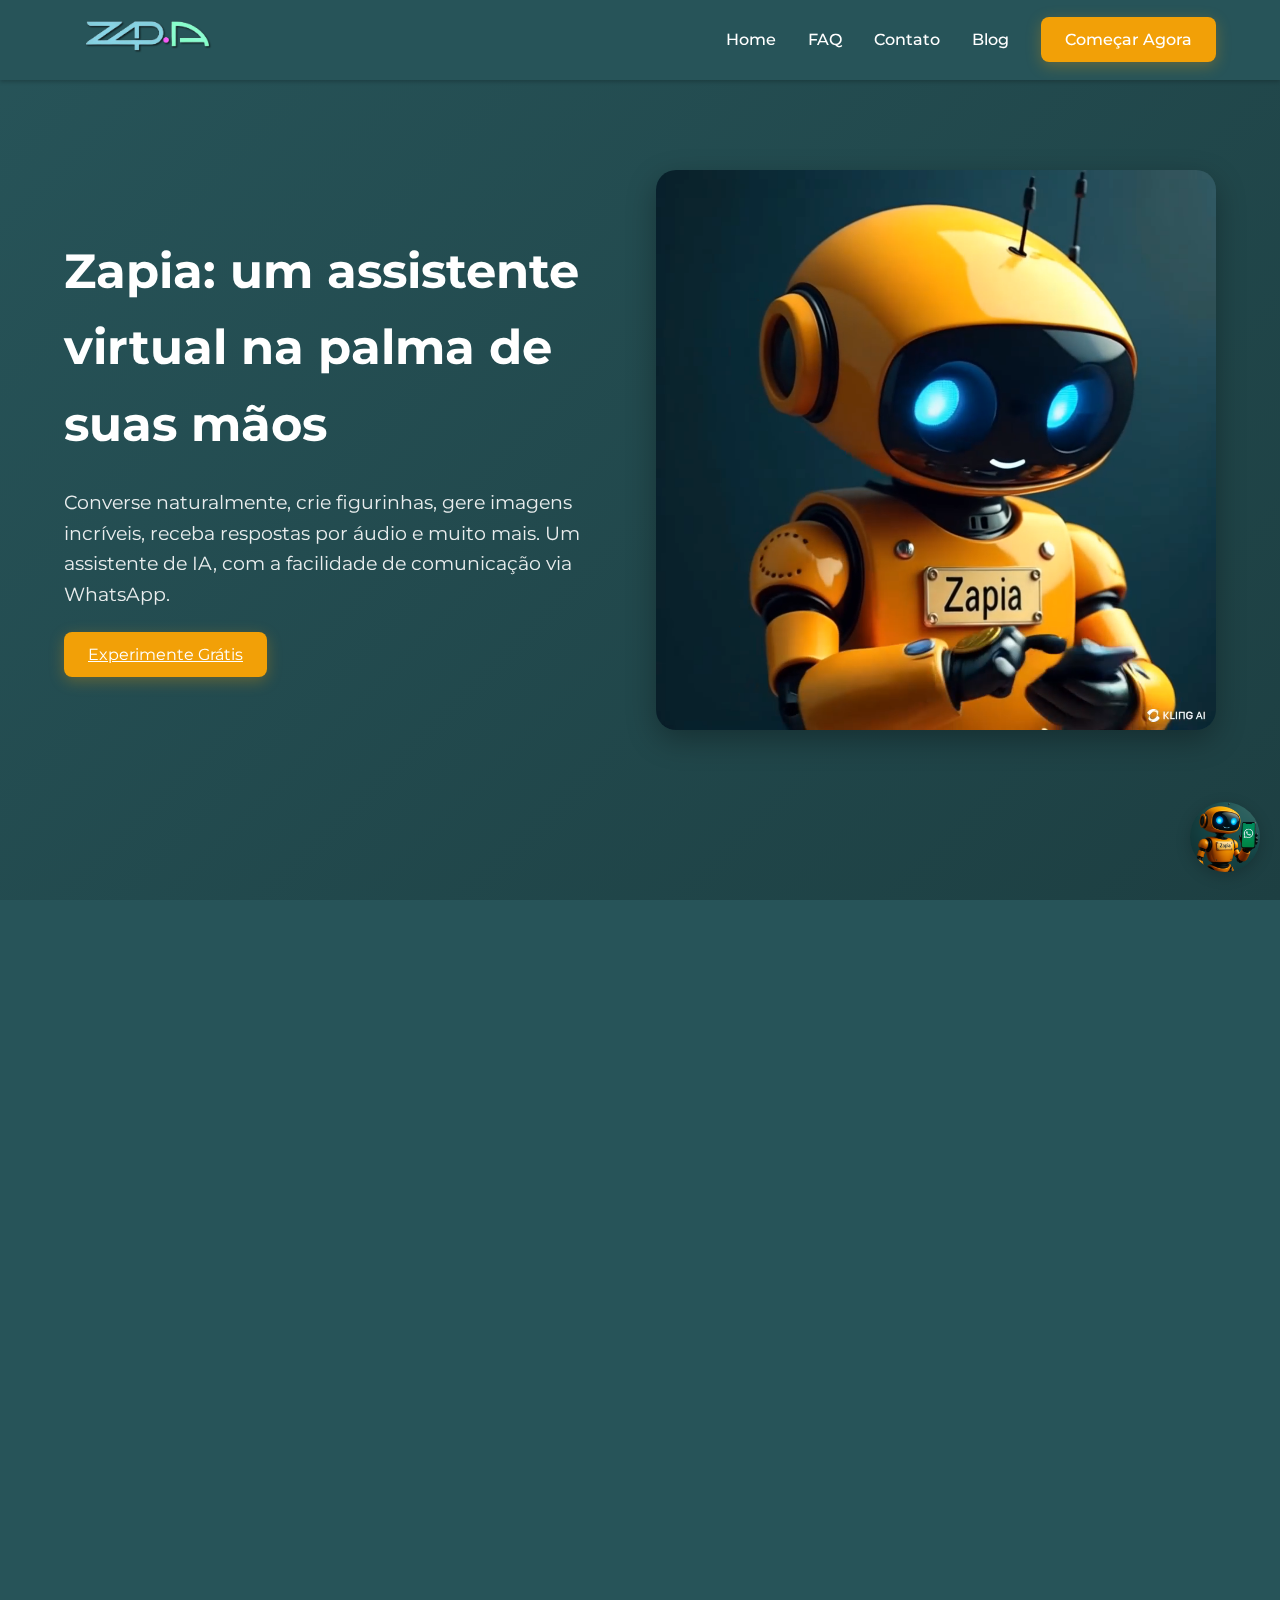
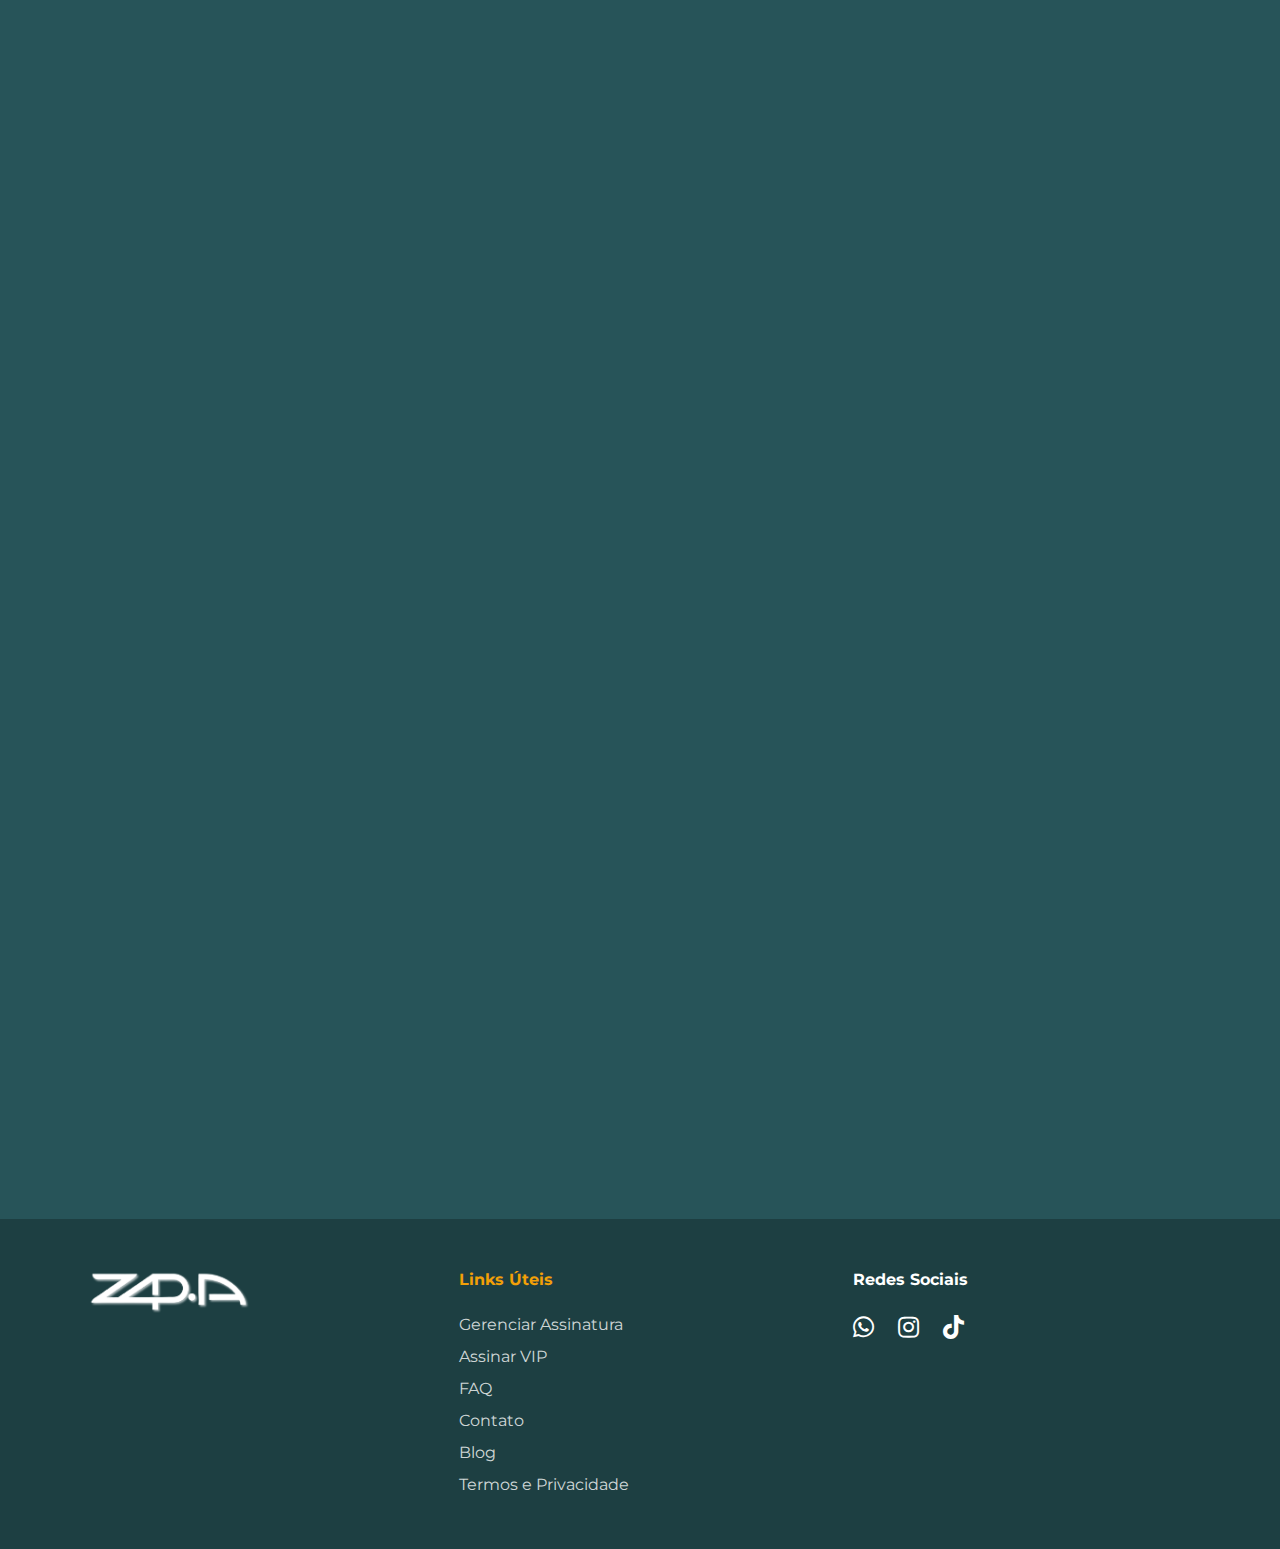
<file: index.html>
<!DOCTYPE html>
<html lang="pt-BR">
<head>
    <meta charset="UTF-8">
    <meta name="viewport" content="width=device-width, initial-scale=1.0">
    <title>Zapia - Chatbot Inteligente para WhatsApp</title>
    <link rel="preconnect" href="https://fonts.googleapis.com">
    <link rel="preconnect" href="https://fonts.gstatic.com" crossorigin>
    <link href="https://fonts.googleapis.com/css2?family=Montserrat:wght@400;500;600;700&display=swap" rel="stylesheet">
    <link rel="stylesheet" href="https://cdnjs.cloudflare.com/ajax/libs/font-awesome/5.15.4/css/all.min.css">
    <link rel="stylesheet" href="styles.css">
    <link rel="stylesheet" href="https://unpkg.com/aos@next/dist/aos.css"/>
    <link rel="canonical" href="https://www.zapiabr.com.br" />
    <meta property="og:url" content="https://www.zapiabr.com.br" />
</head>
<body>
    <header>
        <nav class="navbar">
            <div class="logo">
                <img src="./assets/logo.png" alt="Zapia Logo" class="logo-image">
            </div>
            <ul class="nav-links">
                <li><a href="index.html">Home</a></li>
                <li><a href="faq.html">FAQ</a></li>
                <li><a href="contato.html">Contato</a></li>
                <li><a href="blog.html">Blog</a></li>
                <li><a href="https://wa.me/5519993058462" target="_blank" class="cta-button">Começar Agora</a></li>
            </ul>
        </nav>
    </header>

    <main>
        <section class="hero">
            <div class="hero-container">
                <div class="hero-content" data-aos="fade-right">
                    <h1>Zapia: um assistente virtual na palma de suas mãos</h1>
                    <p>Converse naturalmente, crie figurinhas, gere imagens incríveis, receba respostas por áudio e muito mais. Um assistente de IA, com a facilidade de comunicação via WhatsApp.</p>
                    <a href="https://wa.me/5519993058462" target="_blank" class="primary-button">Experimente Grátis</a>
                </div>
                <div class="hero-image" data-aos="fade-left">
                    <video class="zapia-video" autoplay loop muted playsinline>
                        <source src="./assets/video10sec.mp4" type="video/mp4">
                        <!-- Fallback para navegadores que não suportam vídeo -->
                        <img src="./assets/zapiaRobo.jpeg" alt="Zapia - Assistente Virtual" class="zapia-robot">
                    </video>
                </div>
            </div>
        </section>

        <section class="features" data-aos="fade-up">
            <h2>Recursos Incríveis</h2>
            <div class="features-grid">
                <div class="feature-card" data-aos="zoom-in">
                    <i class="fas fa-comment-dots"></i>
                    <h3>Conversas Naturais</h3>
                    <p>Respostas rápidas e claras em linguagem natural, adaptadas ao WhatsApp</p>
                </div>
                <div class="feature-card" data-aos="zoom-in">
                    <i class="fas fa-microphone-alt"></i>
                    <h3>Respostas em Áudio</h3>
                    <p>Ative respostas por voz e alterne entre diferentes modelos de voz para uma experiência mais personalizada</p>
                </div>
                <div class="feature-card" data-aos="zoom-in">
                    <i class="fas fa-smile-wink"></i>
                    <h3>Criador de Stickers</h3>
                    <p>Crie figurinhas facilmente com o comando .stk</p>
                </div>
                <div class="feature-card" data-aos="zoom-in">
                    <i class="fas fa-search"></i>
                    <h3>Busca Inteligente</h3>
                    <p>Pesquisas na web quando necessário para informações precisas</p>
                </div>
                <div class="feature-card" data-aos="zoom-in">
                    <i class="fas fa-cog"></i>
                    <h3>Configurações Flexíveis</h3>
                    <p>Personalize sua experiência ajustando preferências e configurações de acordo com suas necessidades</p>
                </div>
                <div class="feature-card" data-aos="zoom-in">
                    <i class="fas fa-clock"></i>
                    <h3>Uso Otimizado</h3>
                    <p>Sistema integrado com MCPs para respostas mais precisas e eficientes</p>
                </div>
            </div>
        </section>

        <section class="pricing" data-aos="fade-up">
            <h2>Planos e Preços</h2>
            <div class="pricing-grid">
                <div class="price-card" data-aos="flip-left">
                    <h3>Gratuito</h3>
                    <p class="price">R$ 0</p>
                    <div class="credits-info">
                        <p>15 interações diárias</p>
                        <small>(Reset à meia-noite)</small>
                    </div>
                    <ul>
                        <li>Respostas em texto (1 crédito)</li>
                        <li>Respostas em áudio (3 créditos)</li>
                        <li>Geração de imagens (5 créditos)</li>
                        <li>Criação de figurinhas (1 crédito)</li>
                        <li>Busca na web integrada</li>
                        <li>Reset diário à meia-noite</li>
                    </ul>
                    <a href="https://wa.me/5519993058462" target="_blank" class="secondary-button">Começar Grátis</a>
                </div>
                <div class="price-card featured" data-aos="flip-left">
                    <h3>VIP</h3>
                    <p class="price">R$ 29/mês</p>
                    <div class="credits-info">
                        <p>Uso Ilimitado</p>
                        <small>Sem restrições</small>
                    </div>
                    <div class="promo-tag">
                        <span>🔥 Preço Promocional de Lançamento 🔥</span>
                        <small>Por tempo limitado!</small>
                    </div>
                    <ul>
                        <li>Respostas em texto ilimitadas</li>
                        <li>Respostas em áudio ilimitadas</li>
                        <li>Geração de imagens ilimitada</li>
                        <li>Busca na web ilimitada</li>
                        <li>Criação de figurinhas ilimitada</li>
                        <li>Todos os comandos especiais</li>
                        <li>Prioridade no suporte</li>
                        <li>Sem limites diários</li>
                    </ul>
                    <a href="https://buy.stripe.com/dR6g1t0nH3Dnati5ks" target="_blank" class="primary-button">Assinar Agora</a>
                </div>
            </div>
        </section>
    </main>

    <footer>
        <div class="footer-content">
            <div class="footer-logo">
                <img src="./assets/logo.png" alt="Zapia Logo" class="logo-image">
            </div>
            <div class="footer-links">
                <h4>Links Úteis</h4>
                <ul>
                    <li><a href="https://buy.stripe.com/dR6g1t0nH3Dnati5ks">Gerenciar Assinatura</a></li>
                    <li><a href="https://buy.stripe.com/dR6g1t0nH3Dnati5ks">Assinar VIP</a></li>
                    <li><a href="faq.html">FAQ</a></li>
                    <li><a href="contato.html">Contato</a></li>
                    <li><a href="blog.html">Blog</a></li>
                    <li><a href="privacidade.html">Termos e Privacidade</a></li>
                </ul>
            </div>
            <div class="footer-social">
                <h4>Redes Sociais</h4>
                <div class="social-icons">
                    <a href="https://wa.me/5519993058462" target="_blank"><i class="fab fa-whatsapp"></i></a>
                    <a href="https://www.instagram.com/zapia.bot" target="_blank"><i class="fab fa-instagram"></i></a>
                    <a href="https://www.tiktok.com/@zap.ia" target="_blank"><i class="fab fa-tiktok"></i></a>
                </div>
            </div>
        </div>
    </footer>

    <script src="https://unpkg.com/aos@next/dist/aos.js"></script>
    <script>
        AOS.init({
            duration: 1000,
            offset: 120,
            delay: 100,
            mirror: true
        });
    </script>

    <!-- Botão de assistente flutuante -->
    <div class="floating-assistant" id="floatingAssistant">
        <img src="./assets/roboZap.png" alt="Assistente Virtual" class="assistant-icon">
        <div class="assistant-tooltip">Precisa de ajuda? Converse comigo!</div>
    </div>

    <!-- Chat overlay -->
    <div class="chat-overlay" id="chatOverlay">
        <div class="chat-header">
            <img src="./assets/roboZap.png" alt="Zapia" class="chat-avatar">
            <div class="chat-title">
                <h3>Assistente Zapia</h3>
                <p>Online</p>
            </div>
            <button class="close-chat" id="closeChat">&times;</button>
        </div>
        <div class="chat-messages">
            <div class="message bot">
                Olá! 👋 Sou o assistente virtual da Zapia. Como posso ajudar você hoje?
            </div>
        </div>
        <div class="chat-input">
            <input type="text" placeholder="Digite sua mensagem..." id="chatInput">
            <button id="sendMessage">
                <i class="fas fa-paper-plane"></i>
            </button>
        </div>
    </div>

    <script src="chat.js"></script>
</body>
</html>
</file>
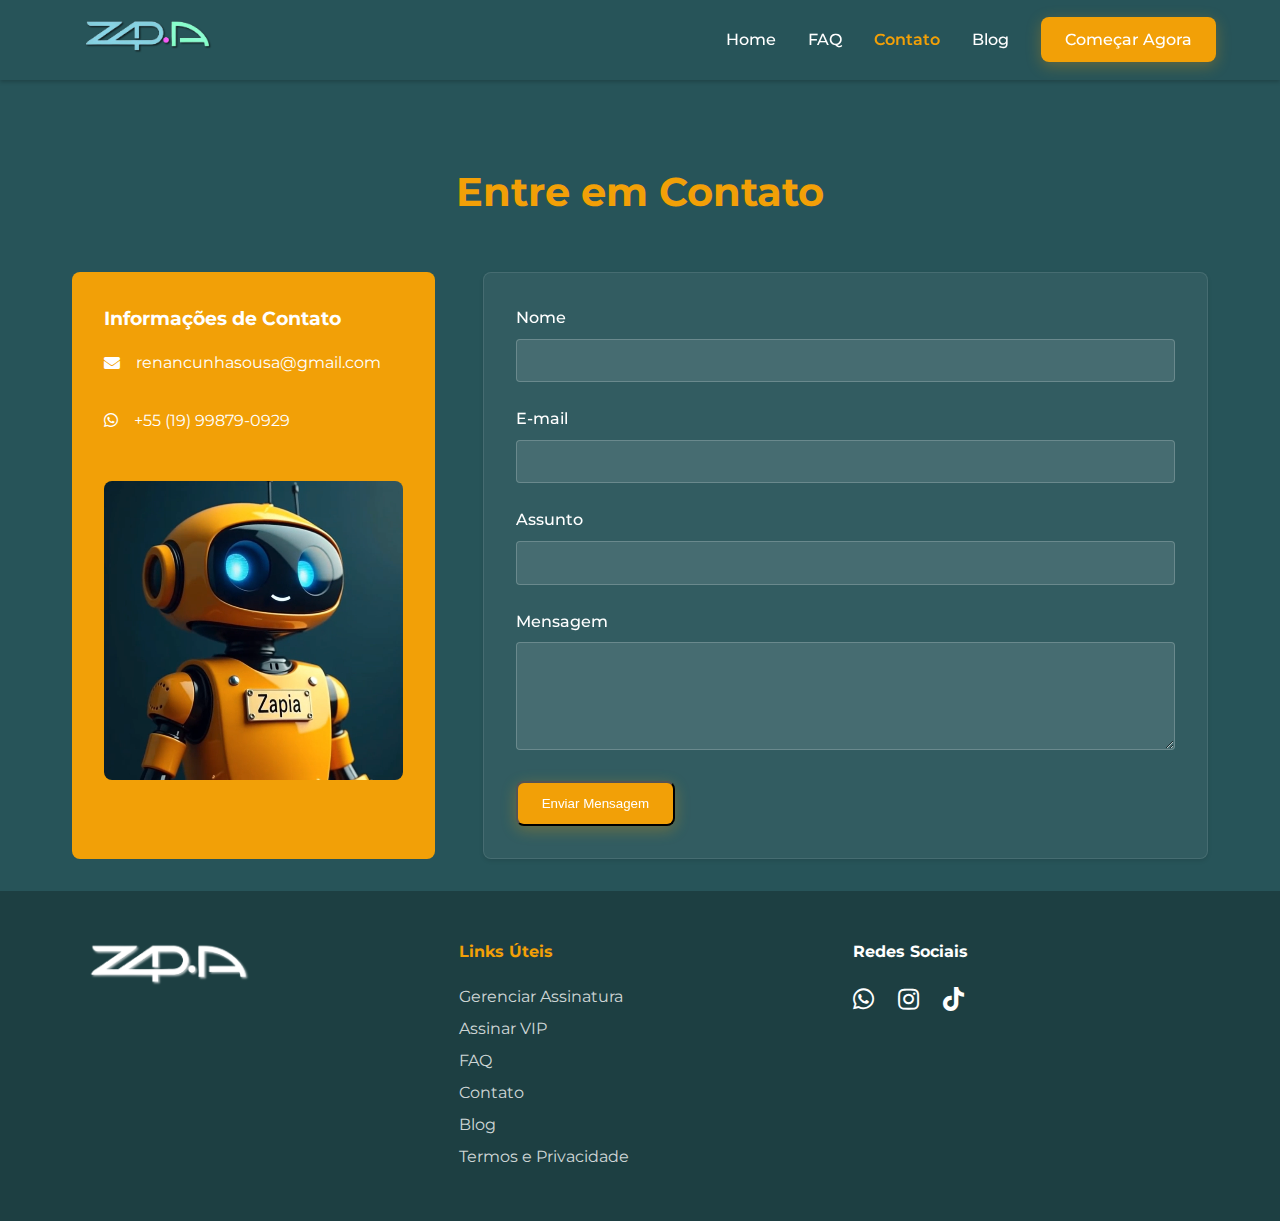
<file: contato.html>
<!DOCTYPE html>
<html lang="pt-BR">
<head>
    <meta charset="UTF-8">
    <meta name="viewport" content="width=device-width, initial-scale=1.0">
    <title>Contato - Zapia</title>
    <link rel="preconnect" href="https://fonts.googleapis.com">
    <link rel="preconnect" href="https://fonts.gstatic.com" crossorigin>
    <link href="https://fonts.googleapis.com/css2?family=Montserrat:wght@400;500;600;700&display=swap" rel="stylesheet">
    <link rel="stylesheet" href="styles.css">
    <link rel="stylesheet" href="pages.css">
    <link rel="stylesheet" href="https://cdnjs.cloudflare.com/ajax/libs/font-awesome/5.15.4/css/all.min.css">
</head>
<body>
    <header>
        <nav class="navbar">
            <div class="logo">
                <a href="index.html">
                    <img src="./assets/logo.png" alt="Zapia Logo" class="logo-image">
                </a>
            </div>
            <ul class="nav-links">
                <li><a href="index.html">Home</a></li>
                <li><a href="faq.html">FAQ</a></li>
                <li><a href="contato.html" class="active">Contato</a></li>
                <li><a href="blog.html">Blog</a></li>
                <li><a href="#" class="cta-button">Começar Agora</a></li>
            </ul>
        </nav>
    </header>

    <main class="page-content">
        <section class="contact-section">
            <h1>Entre em Contato</h1>
            
            <div class="contact-container">
                <div class="contact-info">
                    <h3>Informações de Contato</h3>
                    <div class="info-item">
                        <i class="fas fa-envelope"></i>
                        <p>renancunhasousa@gmail.com</p>
                    </div>
                    <div class="info-item">
                        <i class="fab fa-whatsapp"></i>
                        <p>+55 (19) 99879-0929</p>
                    </div>
                    <div class="contact-video">
                        <video width="100%" height="auto" autoplay loop muted playsinline>
                            <source src="./assets/roboApontandoVideo.mp4" type="video/mp4">
                        </video>
                    </div>
                </div>

                <form class="contact-form">
                    <div class="form-group">
                        <label for="name">Nome</label>
                        <input type="text" id="name" required>
                    </div>
                    <div class="form-group">
                        <label for="email">E-mail</label>
                        <input type="email" id="email" required>
                    </div>
                    <div class="form-group">
                        <label for="subject">Assunto</label>
                        <input type="text" id="subject" required>
                    </div>
                    <div class="form-group">
                        <label for="message">Mensagem</label>
                        <textarea id="message" rows="5" required></textarea>
                    </div>
                    <button type="submit" class="primary-button">Enviar Mensagem</button>
                </form>
            </div>
        </section>
    </main>

    <footer>
        <div class="footer-content">
            <div class="footer-logo">
                <img src="./assets/logo.png" alt="Zapia Logo" class="logo-image">
            </div>
            <div class="footer-links">
                <h4>Links Úteis</h4>
                <ul>
                    <li><a href="https://billing.stripe.com/p/login/14k3eM6hwf7Q2WY144">Gerenciar Assinatura</a></li>
                    <li><a href="https://billing.stripe.com/p/login/14k3eM6hwf7Q2WY144">Assinar VIP</a></li>
                    <li><a href="faq.html">FAQ</a></li>
                    <li><a href="contato.html">Contato</a></li>
                    <li><a href="blog.html">Blog</a></li>
                    <li><a href="privacidade.html">Termos e Privacidade</a></li>
                </ul>
            </div>
            <div class="footer-social">
                <h4>Redes Sociais</h4>
                <div class="social-icons">
                    <a href="https://wa.me/5519993058462" target="_blank"><i class="fab fa-whatsapp"></i></a>
                    <a href="https://www.instagram.com/zapia.bot" target="_blank"><i class="fab fa-instagram"></i></a>
                    <a href="https://www.tiktok.com/@zap.ia" target="_blank"><i class="fab fa-tiktok"></i></a>
                </div>
            </div>
        </div>
    </footer>
</body>
</html>
</file>
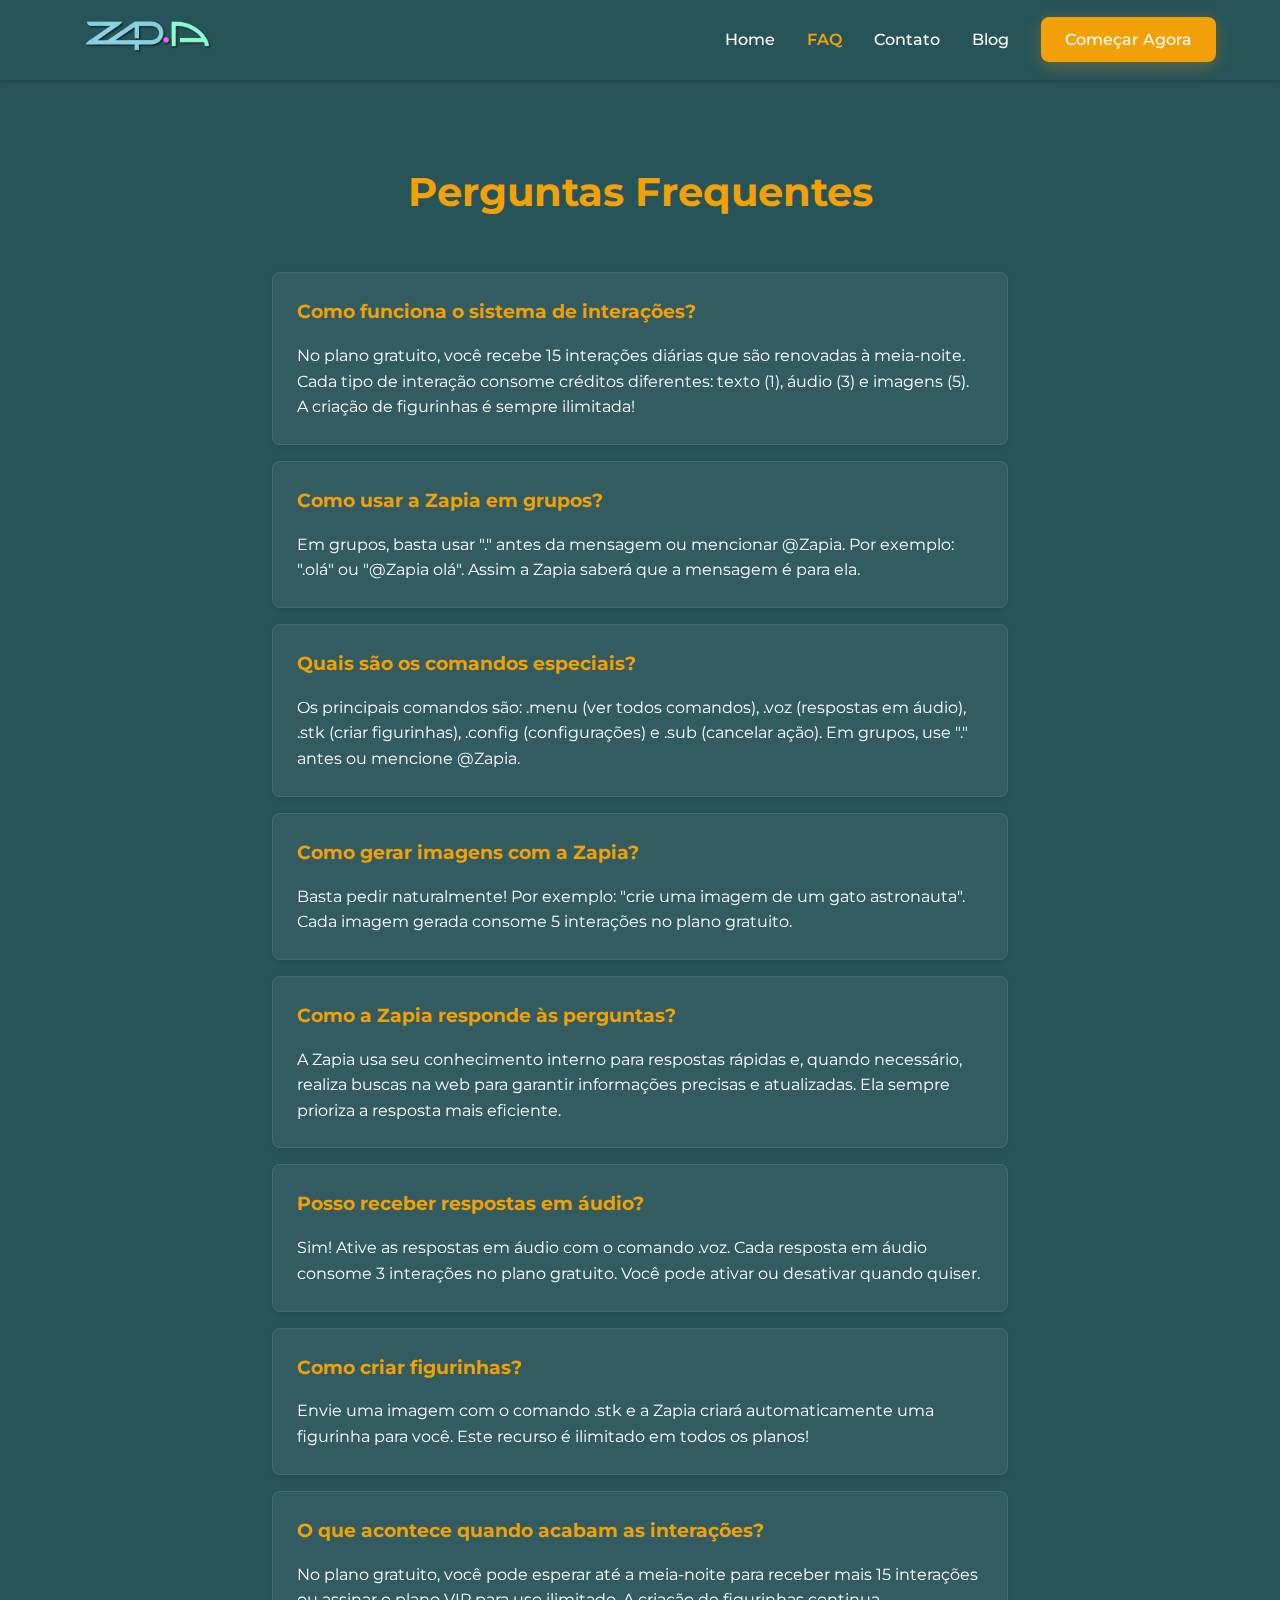
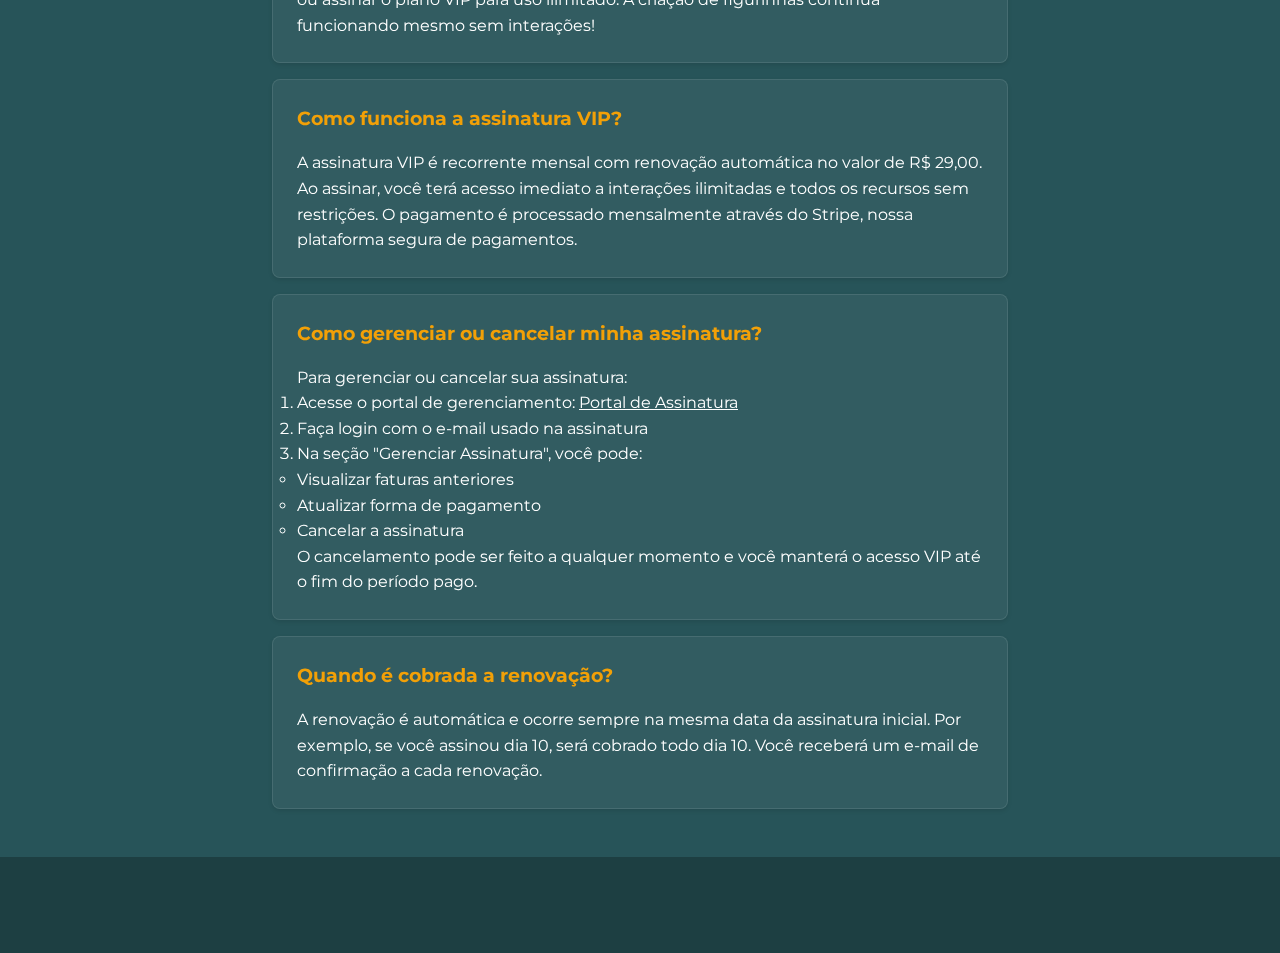
<file: faq.html>
<!DOCTYPE html>
<html lang="pt-BR">
<head>
    <meta charset="UTF-8">
    <meta name="viewport" content="width=device-width, initial-scale=1.0">
    <title>FAQ - Zapia</title>
    <link rel="preconnect" href="https://fonts.googleapis.com">
    <link rel="preconnect" href="https://fonts.gstatic.com" crossorigin>
    <link href="https://fonts.googleapis.com/css2?family=Montserrat:wght@400;500;600;700&display=swap" rel="stylesheet">
    <link rel="stylesheet" href="styles.css">
    <link rel="stylesheet" href="pages.css">
</head>
<body>
    <header>
        <nav class="navbar">
            <div class="logo">
                <a href="index.html">
                    <img src="./assets/logo.png" alt="Zapia Logo" class="logo-image">
                </a>
            </div>
            <ul class="nav-links">
                <li><a href="index.html">Home</a></li>
                <li><a href="faq.html" class="active">FAQ</a></li>
                <li><a href="contato.html">Contato</a></li>
                <li><a href="blog.html">Blog</a></li>
                <li><a href="#" class="cta-button">Começar Agora</a></li>
            </ul>
        </nav>
    </header>

    <main class="page-content">
        <section class="faq-section">
            <h1>Perguntas Frequentes</h1>
            
            <div class="faq-container">
                <div class="faq-item">
                    <h3>Como funciona o sistema de interações?</h3>
                    <p>No plano gratuito, você recebe 15 interações diárias que são renovadas à meia-noite. Cada tipo de interação consome créditos diferentes: texto (1), áudio (3) e imagens (5). A criação de figurinhas é sempre ilimitada!</p>
                </div>
                
                <div class="faq-item">
                    <h3>Como usar a Zapia em grupos?</h3>
                    <p>Em grupos, basta usar "." antes da mensagem ou mencionar @Zapia. Por exemplo: ".olá" ou "@Zapia olá". Assim a Zapia saberá que a mensagem é para ela.</p>
                </div>
                
                <div class="faq-item">
                    <h3>Quais são os comandos especiais?</h3>
                    <p>Os principais comandos são: .menu (ver todos comandos), .voz (respostas em áudio), .stk (criar figurinhas), .config (configurações) e .sub (cancelar ação). Em grupos, use "." antes ou mencione @Zapia.</p>
                </div>
                
                <div class="faq-item">
                    <h3>Como gerar imagens com a Zapia?</h3>
                    <p>Basta pedir naturalmente! Por exemplo: "crie uma imagem de um gato astronauta". Cada imagem gerada consome 5 interações no plano gratuito.</p>
                </div>
                
                <div class="faq-item">
                    <h3>Como a Zapia responde às perguntas?</h3>
                    <p>A Zapia usa seu conhecimento interno para respostas rápidas e, quando necessário, realiza buscas na web para garantir informações precisas e atualizadas. Ela sempre prioriza a resposta mais eficiente.</p>
                </div>
                
                <div class="faq-item">
                    <h3>Posso receber respostas em áudio?</h3>
                    <p>Sim! Ative as respostas em áudio com o comando .voz. Cada resposta em áudio consome 3 interações no plano gratuito. Você pode ativar ou desativar quando quiser.</p>
                </div>
                
                <div class="faq-item">
                    <h3>Como criar figurinhas?</h3>
                    <p>Envie uma imagem com o comando .stk e a Zapia criará automaticamente uma figurinha para você. Este recurso é ilimitado em todos os planos!</p>
                </div>
                
                <div class="faq-item">
                    <h3>O que acontece quando acabam as interações?</h3>
                    <p>No plano gratuito, você pode esperar até a meia-noite para receber mais 15 interações ou assinar o plano VIP para uso ilimitado. A criação de figurinhas continua funcionando mesmo sem interações!</p>
                </div>

                <div class="faq-item">
                    <h3>Como funciona a assinatura VIP?</h3>
                    <p>A assinatura VIP é recorrente mensal com renovação automática no valor de R$ 29,00. Ao assinar, você terá acesso imediato a interações ilimitadas e todos os recursos sem restrições. O pagamento é processado mensalmente através do Stripe, nossa plataforma segura de pagamentos.</p>
                </div>

                <div class="faq-item">
                    <h3>Como gerenciar ou cancelar minha assinatura?</h3>
                    <p>Para gerenciar ou cancelar sua assinatura:</p>
                    <ol>
                        <li>Acesse o portal de gerenciamento: <a href="https://billing.stripe.com/p/login/14k3eM6hwf7Q2WY144" target="_blank">Portal de Assinatura</a></li>
                        <li>Faça login com o e-mail usado na assinatura</li>
                        <li>Na seção "Gerenciar Assinatura", você pode:
                            <ul>
                                <li>Visualizar faturas anteriores</li>
                                <li>Atualizar forma de pagamento</li>
                                <li>Cancelar a assinatura</li>
                            </ul>
                        </li>
                    </ol>
                    <p>O cancelamento pode ser feito a qualquer momento e você manterá o acesso VIP até o fim do período pago.</p>
                </div>

                <div class="faq-item">
                    <h3>Quando é cobrada a renovação?</h3>
                    <p>A renovação é automática e ocorre sempre na mesma data da assinatura inicial. Por exemplo, se você assinou dia 10, será cobrado todo dia 10. Você receberá um e-mail de confirmação a cada renovação.</p>
                </div>
            </div>
        </section>
    </main>

    <footer>
        <!-- Mesmo footer do index.html -->
    </footer>
</body>
</html>
</file>
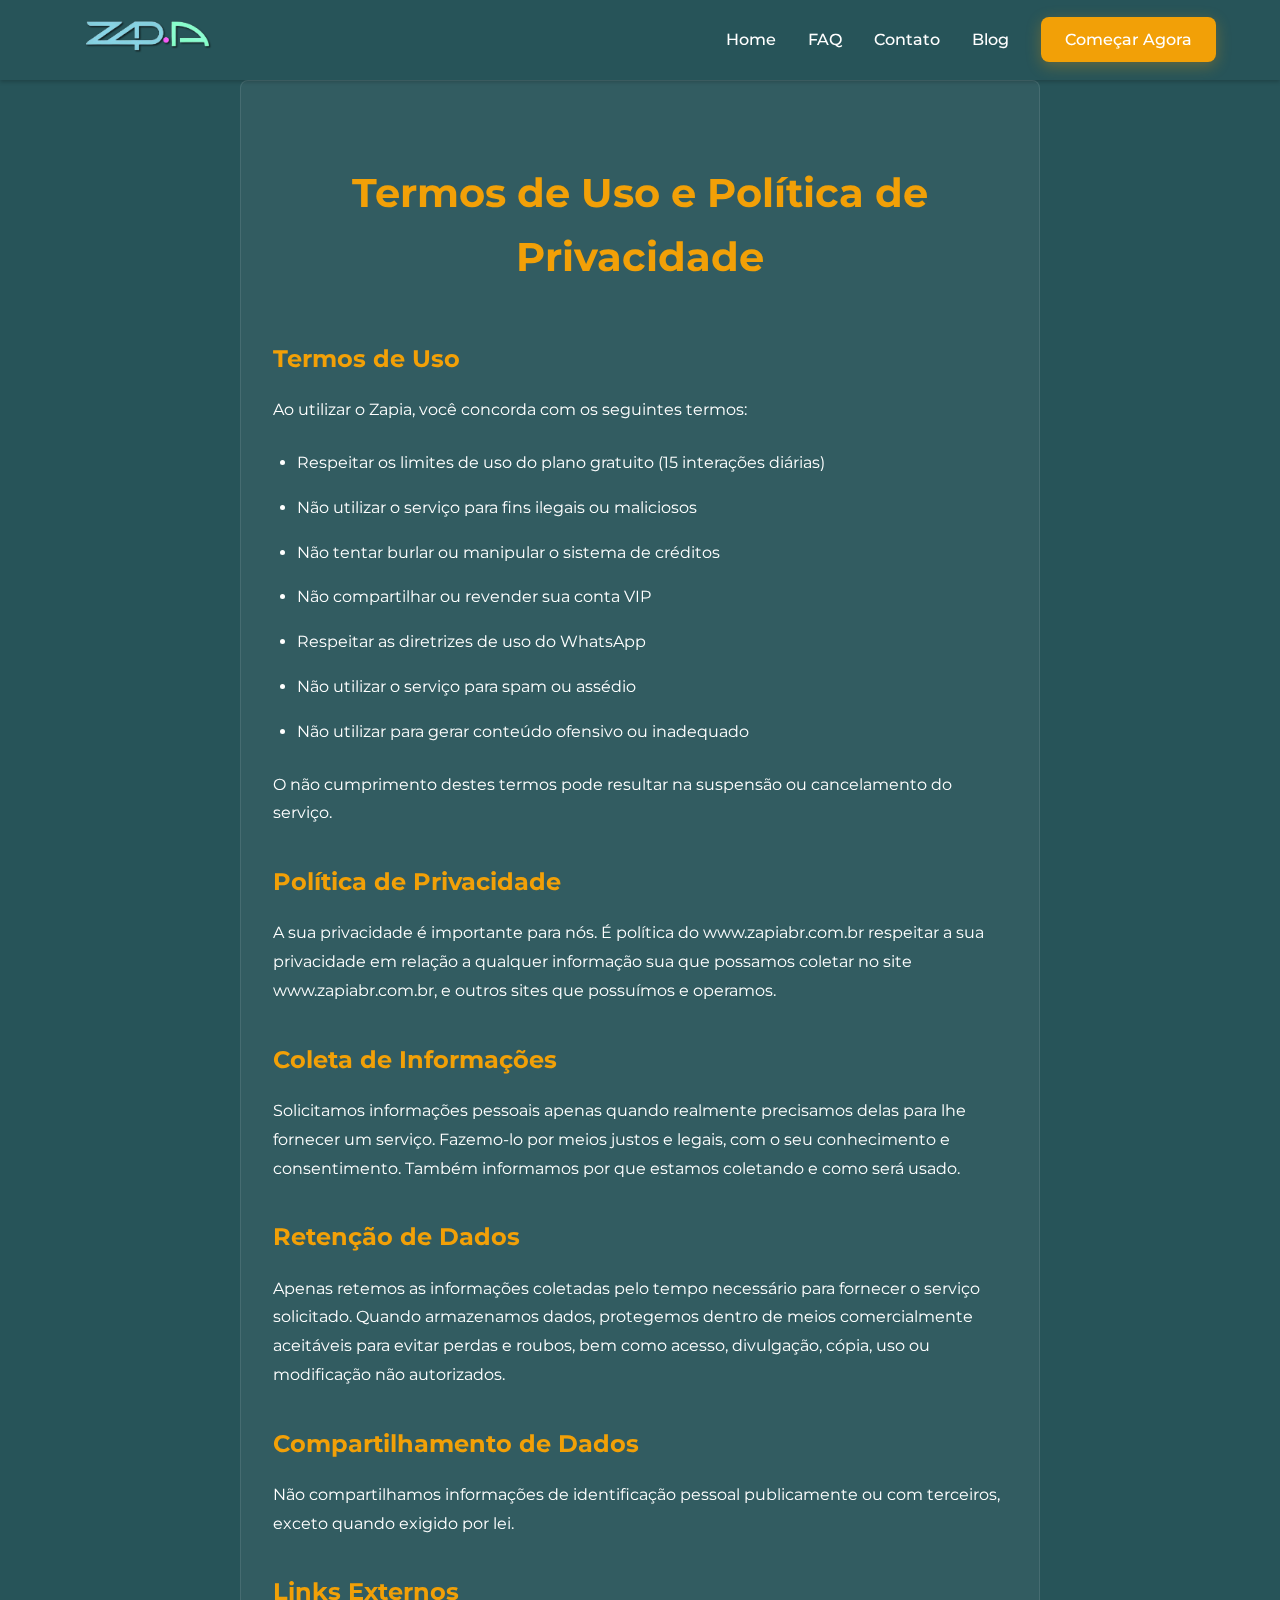
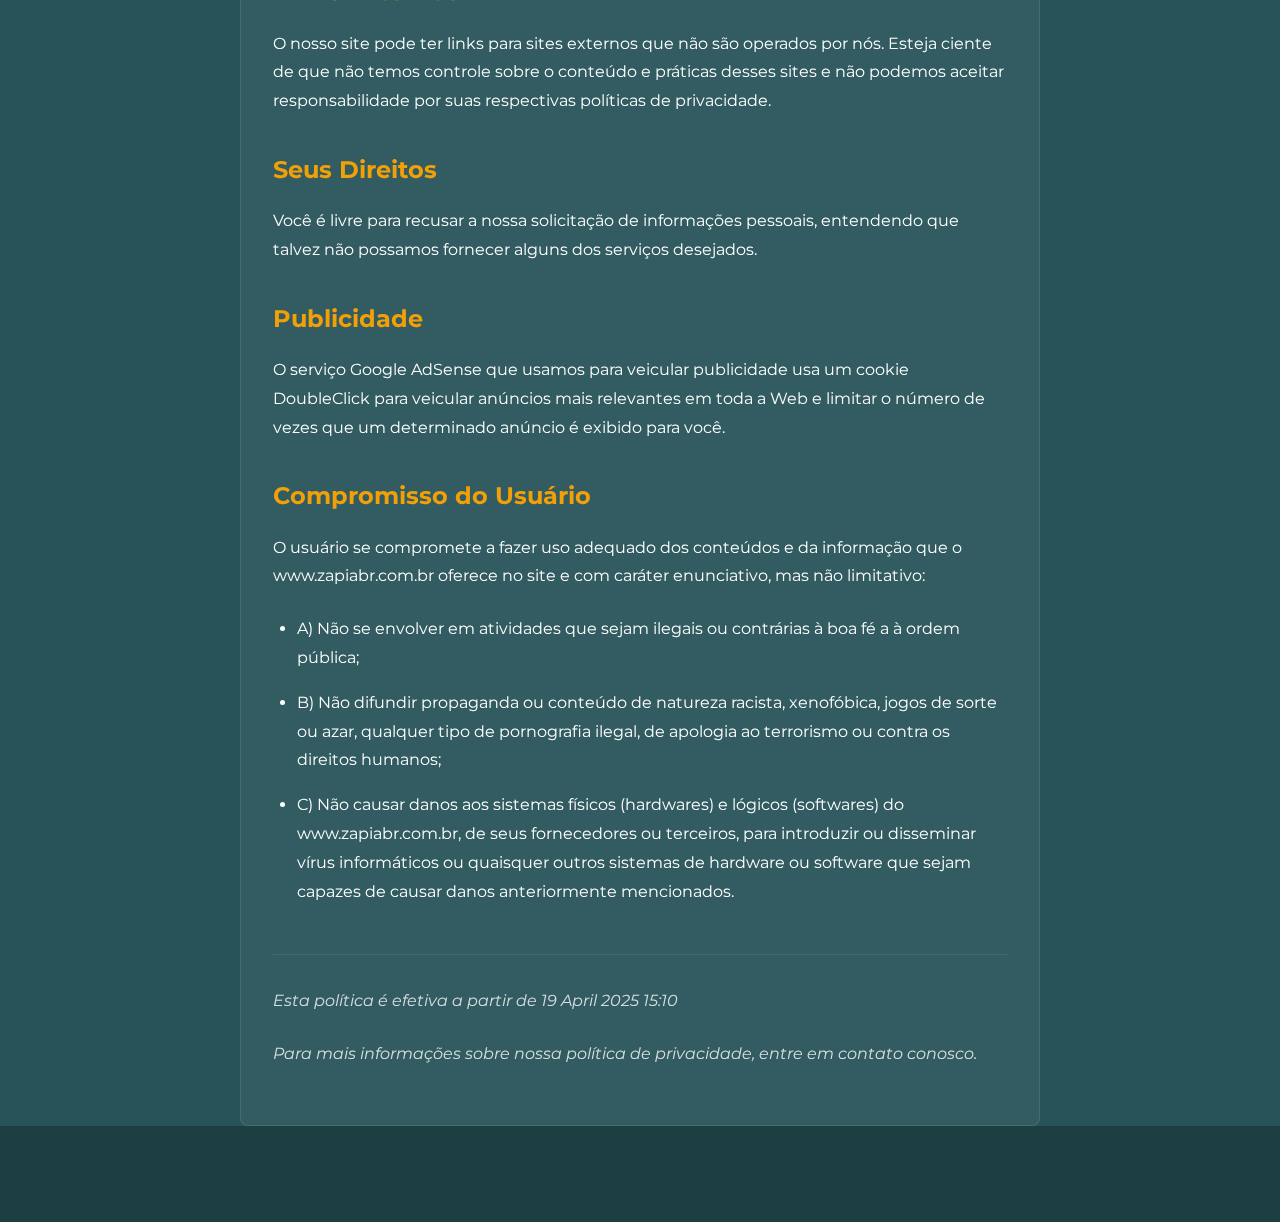
<file: privacidade.html>
<!DOCTYPE html>
<html lang="pt-BR">
<head>
    <meta charset="UTF-8">
    <meta name="viewport" content="width=device-width, initial-scale=1.0">
    <title>Termos de Uso e Política de Privacidade - Zapia</title>
    <link rel="preconnect" href="https://fonts.googleapis.com">
    <link rel="preconnect" href="https://fonts.gstatic.com" crossorigin>
    <link href="https://fonts.googleapis.com/css2?family=Montserrat:wght@400;500;600;700&display=swap" rel="stylesheet">
    <link rel="stylesheet" href="https://cdnjs.cloudflare.com/ajax/libs/font-awesome/5.15.4/css/all.min.css">
    <link rel="stylesheet" href="styles.css">
    <link rel="stylesheet" href="pages.css">
</head>
<body>
    <header>
        <nav class="navbar">
            <div class="logo">
                <a href="index.html">
                    <img src="./assets/logo.png" alt="Zapia Logo" class="logo-image">
                </a>
            </div>
            <ul class="nav-links">
                <li><a href="index.html">Home</a></li>
                <li><a href="faq.html">FAQ</a></li>
                <li><a href="contato.html">Contato</a></li>
                <li><a href="blog.html">Blog</a></li>
                <li><a href="https://wa.me/5519993058462" target="_blank" class="cta-button">Começar Agora</a></li>
            </ul>
        </nav>
    </header>

    <main class="page-content">
        <article class="privacy-policy">
            <h1>Termos de Uso e Política de Privacidade</h1>
            
            <section class="policy-section">
                <h2>Termos de Uso</h2>
                <p>Ao utilizar o Zapia, você concorda com os seguintes termos:</p>
                <ul>
                    <li>Respeitar os limites de uso do plano gratuito (15 interações diárias)</li>
                    <li>Não utilizar o serviço para fins ilegais ou maliciosos</li>
                    <li>Não tentar burlar ou manipular o sistema de créditos</li>
                    <li>Não compartilhar ou revender sua conta VIP</li>
                    <li>Respeitar as diretrizes de uso do WhatsApp</li>
                    <li>Não utilizar o serviço para spam ou assédio</li>
                    <li>Não utilizar para gerar conteúdo ofensivo ou inadequado</li>
                </ul>

                <p>O não cumprimento destes termos pode resultar na suspensão ou cancelamento do serviço.</p>

                <h2>Política de Privacidade</h2>
                <p>A sua privacidade é importante para nós. É política do www.zapiabr.com.br respeitar a sua privacidade em relação a qualquer informação sua que possamos coletar no site www.zapiabr.com.br, e outros sites que possuímos e operamos.</p>

                <h2>Coleta de Informações</h2>
                <p>Solicitamos informações pessoais apenas quando realmente precisamos delas para lhe fornecer um serviço. Fazemo-lo por meios justos e legais, com o seu conhecimento e consentimento. Também informamos por que estamos coletando e como será usado.</p>

                <h2>Retenção de Dados</h2>
                <p>Apenas retemos as informações coletadas pelo tempo necessário para fornecer o serviço solicitado. Quando armazenamos dados, protegemos dentro de meios comercialmente aceitáveis para evitar perdas e roubos, bem como acesso, divulgação, cópia, uso ou modificação não autorizados.</p>

                <h2>Compartilhamento de Dados</h2>
                <p>Não compartilhamos informações de identificação pessoal publicamente ou com terceiros, exceto quando exigido por lei.</p>

                <h2>Links Externos</h2>
                <p>O nosso site pode ter links para sites externos que não são operados por nós. Esteja ciente de que não temos controle sobre o conteúdo e práticas desses sites e não podemos aceitar responsabilidade por suas respectivas políticas de privacidade.</p>

                <h2>Seus Direitos</h2>
                <p>Você é livre para recusar a nossa solicitação de informações pessoais, entendendo que talvez não possamos fornecer alguns dos serviços desejados.</p>

                <h2>Publicidade</h2>
                <p>O serviço Google AdSense que usamos para veicular publicidade usa um cookie DoubleClick para veicular anúncios mais relevantes em toda a Web e limitar o número de vezes que um determinado anúncio é exibido para você.</p>

                <h2>Compromisso do Usuário</h2>
                <p>O usuário se compromete a fazer uso adequado dos conteúdos e da informação que o www.zapiabr.com.br oferece no site e com caráter enunciativo, mas não limitativo:</p>
                <ul>
                    <li>A) Não se envolver em atividades que sejam ilegais ou contrárias à boa fé a à ordem pública;</li>
                    <li>B) Não difundir propaganda ou conteúdo de natureza racista, xenofóbica, jogos de sorte ou azar, qualquer tipo de pornografia ilegal, de apologia ao terrorismo ou contra os direitos humanos;</li>
                    <li>C) Não causar danos aos sistemas físicos (hardwares) e lógicos (softwares) do www.zapiabr.com.br, de seus fornecedores ou terceiros, para introduzir ou disseminar vírus informáticos ou quaisquer outros sistemas de hardware ou software que sejam capazes de causar danos anteriormente mencionados.</li>
                </ul>

                <div class="policy-footer">
                    <p>Esta política é efetiva a partir de 19 April 2025 15:10</p>
                    <p>Para mais informações sobre nossa política de privacidade, entre em contato conosco.</p>
                </div>
            </section>
        </article>
    </main>

    <footer>
        <!-- Mesmo footer do index.html -->
    </footer>
</body>
</html>
</file>
<file: styles.css>
:root {
    --primary-color: #F2A007;
    --secondary-color: #D97A07;
    --accent-color: #A65208;
    --background-color: #275459;
    --text-color: #ffffff;
    --gray-light: rgba(255, 255, 255, 0.1);
}

* {
    margin: 0;
    padding: 0;
    box-sizing: border-box;
}

body {
    font-family: 'Montserrat', sans-serif;
    line-height: 1.6;
    color: var(--text-color);
    background-color: var(--background-color);
}

.navbar {
    display: flex;
    justify-content: space-between;
    align-items: center;
    padding: 1rem 5%;
    background: var(--background-color);
    box-shadow: 0 2px 4px rgba(0,0,0,0.2);
    position: fixed;
    width: 100%;
    top: 0;
    z-index: 1000;
}

.nav-links {
    display: flex;
    list-style: none;
    gap: 2rem;
}

.nav-links a {
    text-decoration: none;
    color: var(--text-color);
    font-weight: 500;
    transition: color 0.3s ease;
}

.cta-button, .primary-button {
    background: var(--primary-color);
    color: var(--text-color) !important;
    padding: 0.8rem 1.5rem;
    border-radius: 0.5rem;
    position: relative;
    overflow: hidden;
    transition: all 0.3s ease;
    box-shadow: 0 4px 15px rgba(242, 160, 7, 0.3);
}

.cta-button:hover, .primary-button:hover {
    transform: translateY(-3px);
    box-shadow: 0 8px 25px rgba(242, 160, 7, 0.5);
    background: var(--secondary-color);
}

.cta-button:active, .primary-button:active {
    transform: translateY(1px);
}

@keyframes pulse {
    0% {
        box-shadow: 0 0 0 0 rgba(242, 160, 7, 0.4);
    }
    70% {
        box-shadow: 0 0 0 10px rgba(242, 160, 7, 0);
    }
    100% {
        box-shadow: 0 0 0 0 rgba(242, 160, 7, 0);
    }
}

.price-card .primary-button {
    animation: pulse 2s infinite;
}

.secondary-button {
    background: transparent;
    border: 2px solid var(--primary-color);
    color: var(--primary-color);
    padding: 0.8rem 1.5rem;
    border-radius: 0.5rem;
    transition: all 0.3s ease;
}

.secondary-button:hover {
    background: var(--primary-color);
    color: var(--text-color);
    transform: translateY(-3px);
    box-shadow: 0 4px 15px rgba(242, 160, 7, 0.3);
}

.hero {
    min-height: 100vh;
    display: flex;
    align-items: center;
    justify-content: center;
    background: linear-gradient(135deg, var(--background-color) 0%, #1d3f42 100%);
    padding: 0 5%;
}

.hero-container {
    display: flex;
    align-items: center;
    justify-content: space-between;
    max-width: 1200px;
    width: 100%;
    gap: 2rem;
}

.hero-content {
    flex: 1;
    text-align: left;
}

.hero-content h1 {
    font-size: 3rem;
    margin-bottom: 1.5rem;
    color: var(--text-color);
}

.hero-content p {
    font-size: 1.2rem;
    margin-bottom: 2rem;
    opacity: 0.9;
}

.hero-image {
    flex: 1;
    display: flex;
    justify-content: center;
    align-items: center;
    max-width: 600px;
}

.zapia-video {
    max-width: 100%;
    height: auto;
    border-radius: 20px;
    box-shadow: 0 10px 30px rgba(0, 0, 0, 0.3);
    object-fit: cover;
}

.zapia-robot {
    max-width: 100%;
    height: auto;
    border-radius: 20px;
    box-shadow: 0 10px 30px rgba(0, 0, 0, 0.3);
    animation: float 6s ease-in-out infinite;
}

@keyframes float {
    0% {
        transform: translateY(0px);
    }
    50% {
        transform: translateY(-20px);
    }
    100% {
        transform: translateY(0px);
    }
}

.features {
    padding: 5rem 5%;
    background: var(--gray-light);
}

.features-grid {
    display: grid;
    grid-template-columns: repeat(auto-fit, minmax(250px, 1fr));
    gap: 2rem;
    margin-top: 3rem;
}

.feature-card {
    background: rgba(255, 255, 255, 0.05);
    backdrop-filter: blur(10px);
    border: 1px solid rgba(255, 255, 255, 0.1);
    padding: 2rem;
    border-radius: 1rem;
    text-align: center;
    box-shadow: 0 4px 6px rgba(0,0,0,0.1);
    transition: all 0.3s ease;
    cursor: pointer;
}

.feature-card:hover {
    transform: translateY(-10px) scale(1.02);
    background: rgba(255, 255, 255, 0.1);
    box-shadow: 0 10px 20px rgba(0,0,0,0.2);
    border-color: var(--primary-color);
}

.feature-card i {
    font-size: 2.5rem;
    color: var(--primary-color);
    margin-bottom: 1rem;
    transition: transform 0.3s ease;
}

.feature-card:hover i {
    transform: scale(1.2);
}

.feature-card h3 {
    color: var(--primary-color);
    transition: color 0.3s ease;
}

.feature-card:hover h3 {
    color: var(--secondary-color);
}

.feature-card p {
    color: var(--text-color);
}

.pricing {
    padding: 5rem 5%;
}

.pricing-grid {
    display: grid;
    grid-template-columns: repeat(auto-fit, minmax(300px, 1fr));
    gap: 2rem;
    margin-top: 3rem;
    max-width: 1000px;
    margin-left: auto;
    margin-right: auto;
    align-items: stretch;
}

.credits-info {
    background: var(--gray-light);
    padding: 1rem;
    border-radius: 0.5rem;
    margin: 1rem 0;
    flex-grow: 0;
}

.credits-info p {
    font-size: 1.2rem;
    font-weight: 600;
    color: var(--primary-color);
}

.credits-info small {
    color: var(--text-color);
    opacity: 0.8;
}

.price-card {
    background: rgba(255, 255, 255, 0.05);
    backdrop-filter: blur(10px);
    border: 1px solid rgba(255, 255, 255, 0.1);
    padding: 2rem;
    border-radius: 1rem;
    text-align: center;
    box-shadow: 0 4px 6px rgba(0,0,0,0.1);
    display: flex;
    flex-direction: column;
    justify-content: flex-start;
    height: 100%;
}

.price-card ul {
    list-style: none;
    padding: 1.5rem 0;
    text-align: left;
    margin-left: 1rem;
    flex-grow: 1;
    margin-bottom: auto;
}

.price-card ul li {
    padding: 0.5rem 0;
    position: relative;
}

.price-card ul li::before {
    content: "✓";
    color: var(--primary-color);
    position: absolute;
    left: -1.5rem;
}

.price-card.featured {
    border: 2px solid var(--primary-color);
}

.price-card h3 {
    color: var(--primary-color);
}

.price-card .primary-button,
.price-card .secondary-button {
    margin-top: auto;
}

footer {
    background: #1d3f42;
    color: white;
    padding: 3rem 5%;
}

.footer-content {
    display: grid;
    grid-template-columns: repeat(auto-fit, minmax(200px, 1fr));
    gap: 2rem;
}

.logo-image {
    height: 40px;
    width: auto;
}

.footer-logo .logo-image {
    height: 50px;
    width: auto;
    filter: brightness(0) invert(1);
}

.social-icons {
    display: flex;
    gap: 1.5rem;
    margin-top: 1rem;
}

.social-icons a {
    color: var(--text-color);
    font-size: 1.5rem;
    transition: color 0.3s ease;
}

.social-icons a:hover {
    color: var(--primary-color);
}

.social-icons .fa-whatsapp:hover {
    color: #25D366;
}

.social-icons .fa-instagram:hover {
    color: #E4405F;
}

.social-icons .fa-tiktok:hover {
    color: #69C9D0;
}

.footer-links ul {
    list-style: none;
    padding: 0;
}

.footer-links a {
    color: rgba(255, 255, 255, 0.8);
    text-decoration: none;
    line-height: 2;
    transition: all 0.3s ease;
}

.footer-links a:hover {
    color: var(--primary-color);
    padding-left: 5px;
}

.footer-links h4 {
    color: var(--primary-color);
    margin-bottom: 1rem;
}

/* Responsividade */
@media (max-width: 968px) {
    .hero-container {
        flex-direction: column-reverse;
        text-align: center;
    }

    .hero-content {
        text-align: center;
    }

    .hero-content h1 {
        font-size: 2.5rem;
    }

    .zapia-video {
        max-width: 100%;
        margin: 2rem auto;
    }
}

@media (max-width: 768px) {
    .nav-links {
        display: none;
    }
    
    .hero-content h1 {
        font-size: 2rem;
    }
    
    .price-card.featured {
        transform: none;
    }
}

.promo-tag {
    background: rgba(242, 160, 7, 0.2);
    padding: 0.5rem;
    border-radius: 4px;
    margin: 1rem 0;
    text-align: center;
    animation: pulse 2s infinite;
}

.promo-tag span {
    color: var(--primary-color);
    font-weight: 600;
    display: block;
}

.promo-tag small {
    color: var(--text-color);
    opacity: 0.9;
}

@keyframes pulse {
    0% {
        transform: scale(1);
    }
    50% {
        transform: scale(1.05);
    }
    100% {
        transform: scale(1);
    }
}

/* Assistente flutuante */
.floating-assistant {
    position: fixed;
    bottom: 20px;
    right: 20px;
    z-index: 999;
    cursor: pointer;
    transition: all 0.3s ease;
    animation: glow 2s infinite;
}

@keyframes glow {
    0% {
        filter: drop-shadow(0 0 5px rgba(242, 160, 7, 0.6));
    }
    50% {
        filter: drop-shadow(0 0 15px rgba(242, 160, 7, 0.8));
    }
    100% {
        filter: drop-shadow(0 0 5px rgba(242, 160, 7, 0.6));
    }
}

.assistant-icon {
    width: 70px;
    height: 70px;
    border-radius: 50%;
    box-shadow: 0 4px 15px rgba(0,0,0,0.2);
    transition: transform 0.3s ease;
}

.floating-assistant:hover .assistant-icon {
    transform: scale(1.1);
    filter: drop-shadow(0 0 20px rgba(242, 160, 7, 0.9));
}

.assistant-tooltip {
    position: absolute;
    right: 85px;
    top: 50%;
    transform: translateY(-50%);
    background: white;
    color: var(--background-color);
    padding: 8px 15px;
    border-radius: 20px;
    font-size: 14px;
    white-space: nowrap;
    box-shadow: 0 2px 10px rgba(0,0,0,0.1);
    opacity: 0;
    transition: opacity 0.3s ease;
}

.floating-assistant:hover .assistant-tooltip {
    opacity: 1;
}

/* Chat overlay */
.chat-overlay {
    position: fixed;
    bottom: 100px;
    right: 20px;
    width: 350px;
    height: 500px;
    background: white;
    border-radius: 15px;
    box-shadow: 0 5px 25px rgba(0,0,0,0.2);
    display: none;
    flex-direction: column;
    z-index: 998;
}

.chat-header {
    display: flex;
    align-items: center;
    padding: 15px;
    background: var(--background-color);
    border-radius: 15px 15px 0 0;
    color: white;
}

.chat-avatar {
    width: 40px;
    height: 40px;
    border-radius: 50%;
    margin-right: 10px;
}

.chat-title {
    flex: 1;
}

.chat-title h3 {
    margin: 0;
    font-size: 16px;
}

.chat-title p {
    margin: 0;
    font-size: 12px;
    opacity: 0.8;
}

.close-chat {
    background: none;
    border: none;
    color: white;
    font-size: 24px;
    cursor: pointer;
    padding: 0 5px;
}

.chat-messages {
    flex: 1;
    padding: 15px;
    overflow-y: auto;
    background: #f5f5f5;
}

.message {
    margin-bottom: 10px;
    padding: 10px 15px;
    border-radius: 15px;
    max-width: 80%;
}

.message.bot {
    background: var(--background-color);
    color: white;
    border-radius: 15px 15px 15px 0;
}

.message.user {
    background: var(--primary-color);
    color: white;
    margin-left: auto;
    border-radius: 15px 15px 0 15px;
}

.chat-input {
    display: flex;
    padding: 15px;
    background: white;
    border-top: 1px solid #eee;
    border-radius: 0 0 15px 15px;
}

.chat-input input {
    flex: 1;
    padding: 10px;
    border: 1px solid #ddd;
    border-radius: 20px;
    margin-right: 10px;
    font-size: 14px;
}

.chat-input button {
    background: var(--primary-color);
    color: white;
    border: none;
    width: 40px;
    height: 40px;
    border-radius: 50%;
    cursor: pointer;
    transition: all 0.3s ease;
}

.chat-input button:hover {
    background: var(--secondary-color);
    transform: scale(1.1);
}
</file>
<file: pages.css>
/* Estilos compartilhados */
.page-content {
    padding-top: 80px;
    min-height: calc(100vh - 200px);
}

.page-content h1 {
    text-align: center;
    margin: 3rem 0;
    font-size: 2.5rem;
    color: var(--primary-color);
}

/* Estilos FAQ */
.faq-section {
    max-width: 800px;
    margin: 0 auto;
    padding: 2rem;
}

.faq-item {
    background: rgba(255, 255, 255, 0.05);
    backdrop-filter: blur(10px);
    border: 1px solid rgba(255, 255, 255, 0.1);
    border-radius: 8px;
    padding: 1.5rem;
    margin-bottom: 1rem;
    box-shadow: 0 2px 4px rgba(0,0,0,0.1);
    transition: all 0.3s ease;
    cursor: pointer;
}

.faq-item:hover {
    transform: translateY(-5px) scale(1.01);
    background: rgba(255, 255, 255, 0.1);
    border-color: var(--primary-color);
    box-shadow: 0 8px 20px rgba(242, 160, 7, 0.2);
}

.faq-item h3 {
    color: var(--primary-color);
    margin-bottom: 1rem;
    transition: transform 0.3s ease;
}

.faq-item:hover h3 {
    transform: translateX(10px);
}

.faq-item p {
    transition: opacity 0.3s ease;
}

.faq-item:hover p {
    opacity: 0.9;
}

.faq-item a {
    color: var(--text-color);
    text-decoration: underline;
    transition: opacity 0.3s ease;
}

.faq-item a:hover {
    opacity: 0.8;
}

/* Estilos Contato */
.contact-section {
    max-width: 1200px;
    margin: 0 auto;
    padding: 2rem;
}

.contact-container {
    display: grid;
    grid-template-columns: 1fr 2fr;
    gap: 3rem;
}

.contact-info {
    background: var(--primary-color);
    color: white;
    padding: 2rem;
    border-radius: 8px;
    display: flex;
    flex-direction: column;
}

.info-item {
    display: flex;
    align-items: center;
    margin: 1rem 0;
}

.info-item i {
    margin-right: 1rem;
}

.contact-form {
    background: rgba(255, 255, 255, 0.05);
    backdrop-filter: blur(10px);
    border: 1px solid rgba(255, 255, 255, 0.1);
    padding: 2rem;
    border-radius: 8px;
    box-shadow: 0 2px 4px rgba(0,0,0,0.1);
}

.form-group {
    margin-bottom: 1.5rem;
}

.form-group label {
    display: block;
    margin-bottom: 0.5rem;
    font-weight: 500;
    transition: all 0.3s ease;
}

.form-group:hover label {
    color: var(--primary-color);
    transform: translateX(5px);
}

.form-group input,
.form-group textarea {
    width: 100%;
    padding: 0.8rem;
    background: rgba(255, 255, 255, 0.1);
    border: 1px solid rgba(255, 255, 255, 0.2);
    border-radius: 4px;
    font-family: 'Montserrat', sans-serif;
    color: var(--text-color);
    transition: all 0.3s ease;
}

.form-group input:hover,
.form-group textarea:hover {
    background: rgba(255, 255, 255, 0.15);
    border-color: var(--primary-color);
    transform: translateY(-2px);
    box-shadow: 0 4px 15px rgba(242, 160, 7, 0.1);
}

.form-group input:focus,
.form-group textarea:focus {
    outline: none;
    background: rgba(255, 255, 255, 0.2);
    border-color: var(--primary-color);
    transform: translateY(-2px);
    box-shadow: 0 4px 15px rgba(242, 160, 7, 0.2);
}

.form-group input::placeholder,
.form-group textarea::placeholder {
    color: rgba(255, 255, 255, 0.6);
}

/* Estilos Blog */
.blog-section {
    max-width: 1200px;
    margin: 0 auto;
    padding: 2rem;
}

.blog-grid {
    display: grid;
    grid-template-columns: repeat(auto-fit, minmax(300px, 1fr));
    gap: 2rem;
}

.blog-card {
    background: rgba(255, 255, 255, 0.05);
    backdrop-filter: blur(10px);
    border: 1px solid rgba(255, 255, 255, 0.1);
    border-radius: 8px;
    overflow: hidden;
    box-shadow: 0 2px 4px rgba(0,0,0,0.1);
}

.blog-card img {
    width: 100%;
    height: 200px;
    object-fit: cover;
}

.blog-content {
    padding: 1.5rem;
}

.blog-date {
    color: rgba(255, 255, 255, 0.7);
    font-size: 0.9rem;
}

.blog-card h3 {
    margin: 1rem 0;
    color: var(--primary-color);
}

.read-more {
    display: inline-block;
    color: var(--primary-color);
    text-decoration: none;
    font-weight: 500;
    margin-top: 1rem;
}

/* Responsividade */
@media (max-width: 768px) {
    .contact-container {
        grid-template-columns: 1fr;
    }
    
    .blog-card {
        margin-bottom: 2rem;
    }
}

/* Adicione isso aos estilos compartilhados */
.nav-links a.active {
    color: var(--primary-color);
    font-weight: 600;
}

/* Estilos para posts do blog */
.blog-post {
    max-width: 800px;
    margin: 0 auto;
    padding: 2rem;
    background: rgba(255, 255, 255, 0.05);
    backdrop-filter: blur(10px);
    border: 1px solid rgba(255, 255, 255, 0.1);
    border-radius: 8px;
}

.post-header {
    margin-bottom: 2rem;
}

.post-header img {
    width: 100%;
    height: 400px;
    object-fit: cover;
    border-radius: 8px;
    margin-bottom: 1.5rem;
}

.post-meta {
    text-align: center;
}

.post-content {
    line-height: 1.8;
}

.post-content h2 {
    color: var(--primary-color);
    margin: 2rem 0 1rem;
}

.post-content p {
    margin-bottom: 1.5rem;
}

.post-content ul {
    margin-bottom: 1.5rem;
    padding-left: 1.5rem;
}

.post-content li {
    margin-bottom: 0.5rem;
}

.post-navigation {
    margin-top: 3rem;
    padding-top: 2rem;
    border-top: 1px solid #eee;
}

.back-to-blog {
    color: var(--primary-color);
    text-decoration: none;
    font-weight: 500;
}

.back-to-blog:hover {
    text-decoration: underline;
}

/* Responsividade para posts */
@media (max-width: 768px) {
    .blog-post {
        padding: 1rem;
    }

    .post-header img {
        height: 250px;
    }
}

/* Estilos para Política de Privacidade */
.privacy-policy {
    max-width: 800px;
    margin: 0 auto;
    padding: 2rem;
    background: rgba(255, 255, 255, 0.05);
    backdrop-filter: blur(10px);
    border: 1px solid rgba(255, 255, 255, 0.1);
    border-radius: 8px;
}

.policy-section {
    line-height: 1.8;
}

.policy-section h2 {
    color: var(--primary-color);
    margin: 2rem 0 1rem;
    font-size: 1.5rem;
}

.policy-section p {
    margin-bottom: 1.5rem;
}

.policy-section ul {
    margin: 1.5rem 0;
    padding-left: 1.5rem;
}

.policy-section li {
    margin-bottom: 1rem;
}

.policy-footer {
    margin-top: 3rem;
    padding-top: 2rem;
    border-top: 1px solid rgba(255, 255, 255, 0.1);
    font-style: italic;
    opacity: 0.8;
}

/* Estilos para o modal de posts */
.post-modal {
    display: none;
    position: fixed;
    top: 0;
    left: 0;
    width: 100%;
    height: 100%;
    background: rgba(0, 0, 0, 0.9);
    z-index: 1000;
    overflow-y: auto;
}

.modal-content {
    position: relative;
    max-width: 800px;
    margin: 50px auto;
    padding: 2rem;
    background: var(--background-color);
    border-radius: 8px;
    transform: scale(0.7);
    opacity: 0;
    transition: all 0.3s ease;
}

.modal-content.active {
    transform: scale(1);
    opacity: 1;
}

.close-modal {
    position: absolute;
    right: 20px;
    top: 20px;
    font-size: 30px;
    cursor: pointer;
    color: var(--text-color);
}

.nav-arrow {
    position: fixed;
    top: 50%;
    transform: translateY(-50%);
    background: rgba(255, 255, 255, 0.1);
    color: white;
    border: none;
    padding: 20px;
    cursor: pointer;
    font-size: 24px;
    border-radius: 50%;
    transition: all 0.3s ease;
}

.nav-arrow:hover {
    background: var(--primary-color);
}

.prev {
    left: 20px;
}

.next {
    right: 20px;
}

.read-more {
    background: none;
    border: none;
    color: var(--primary-color);
    cursor: pointer;
    font-family: inherit;
    font-size: inherit;
    padding: 0;
    text-decoration: underline;
}

.contact-video {
    margin-top: 2rem;
    width: 100%;
    max-width: 300px;
    margin-left: auto;
    margin-right: auto;
}

.contact-video video {
    width: 100%;
    height: auto;
    border-radius: 8px;
}

/* Ajuste para responsividade */
@media (max-width: 768px) {
    .contact-video {
        margin: 1.5rem auto;
        max-width: 300px;
    }
}
</file>
